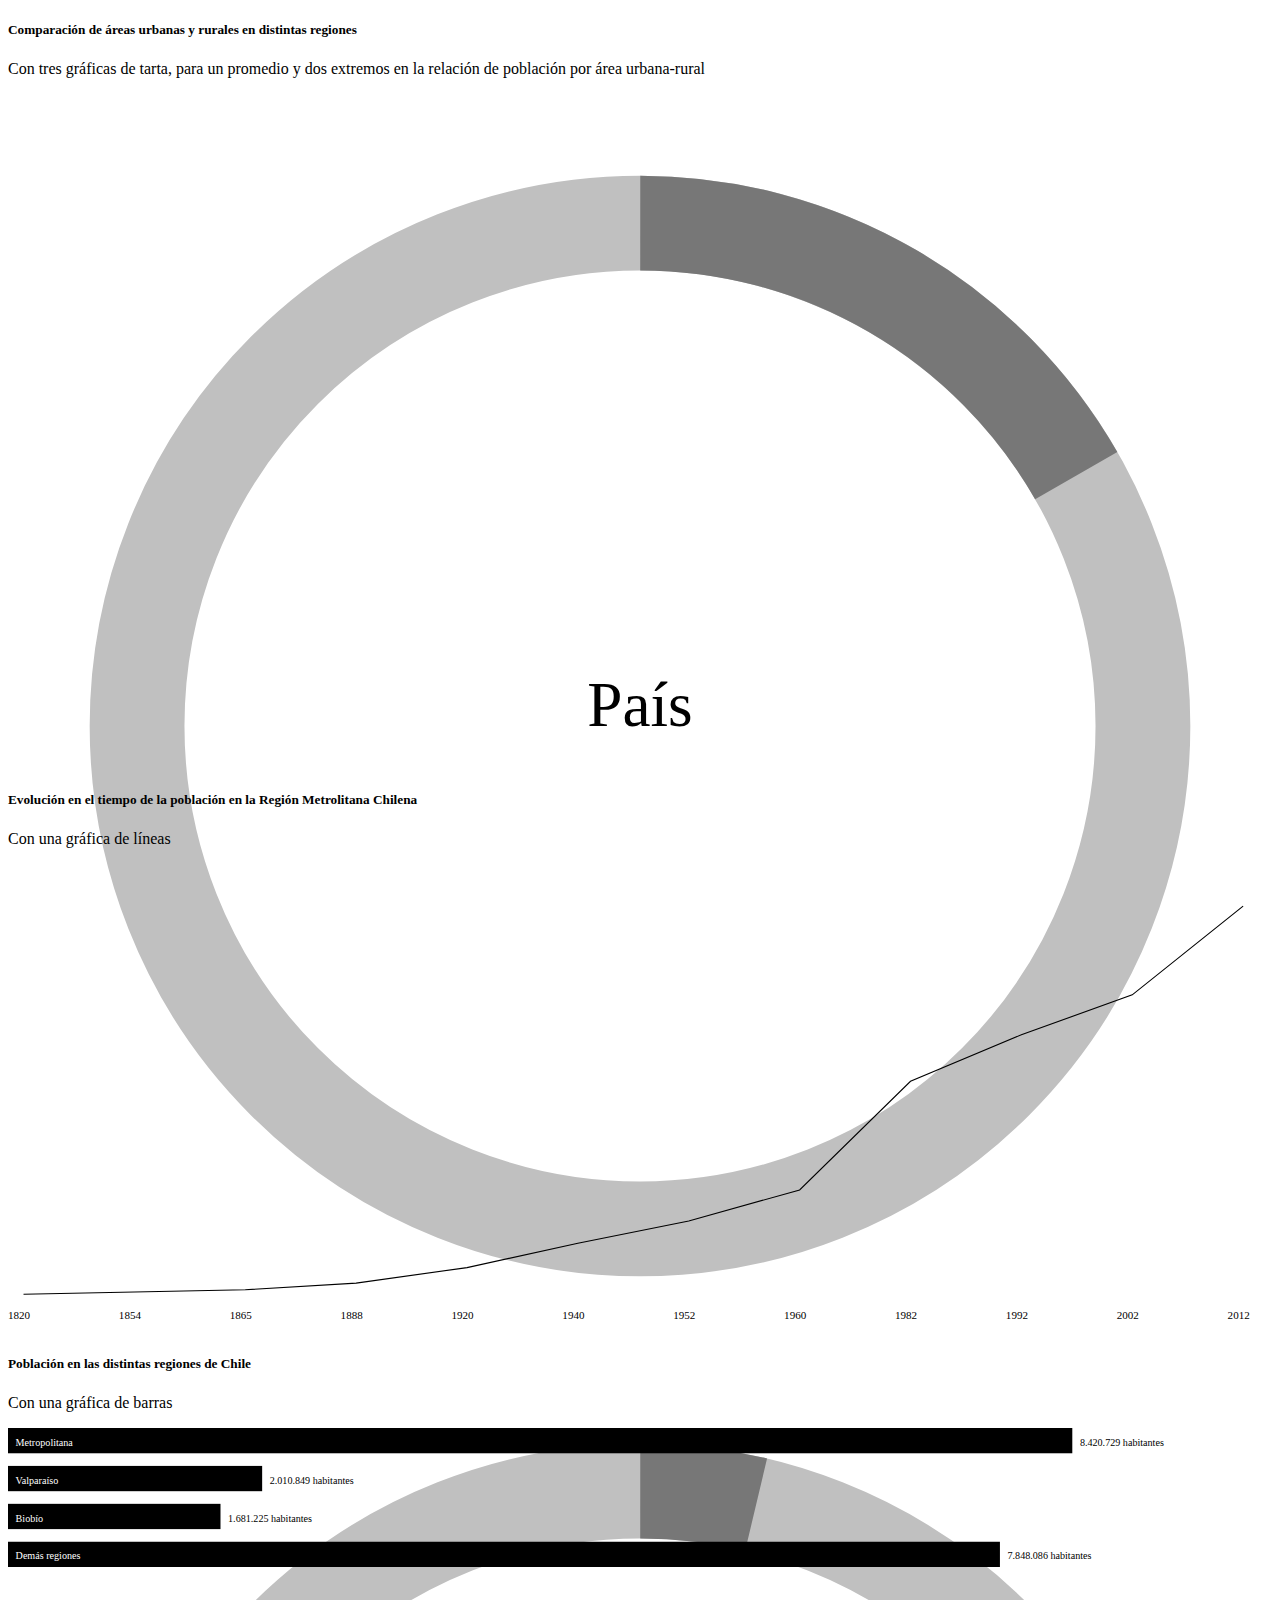
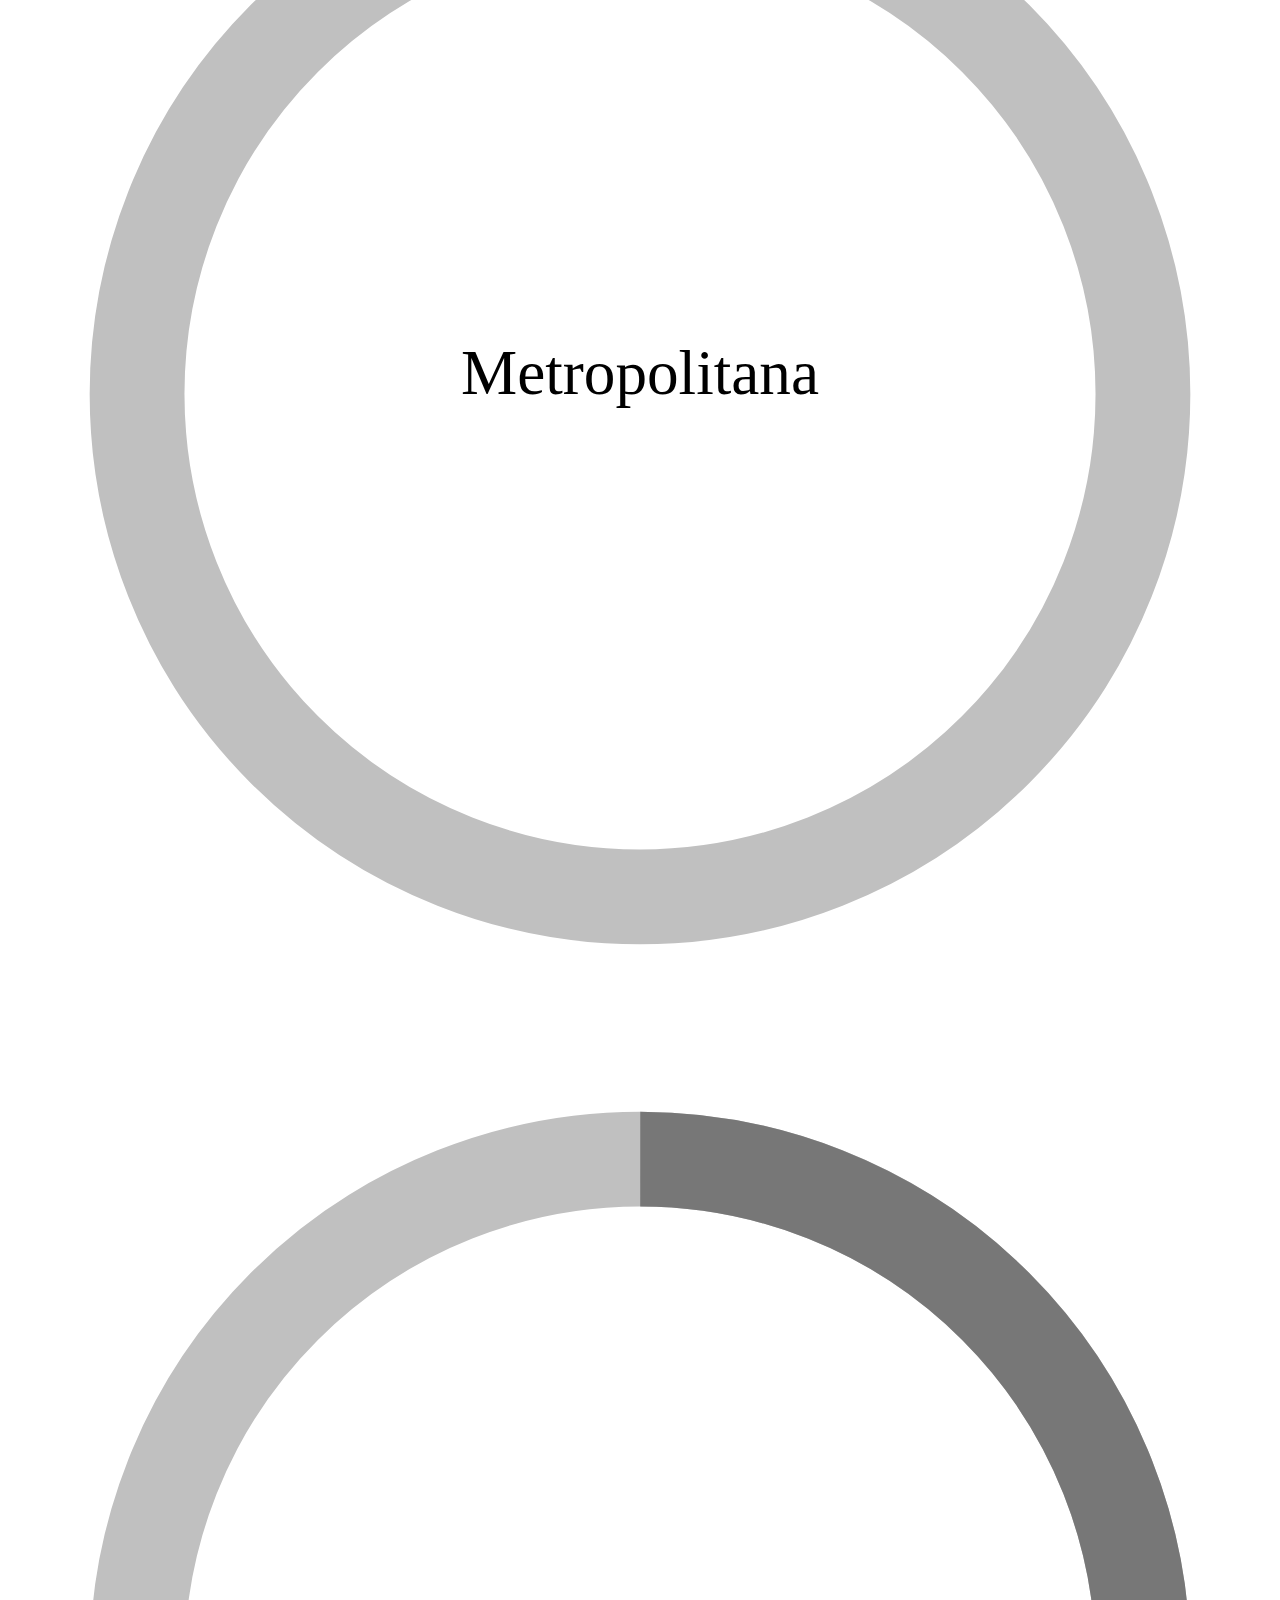
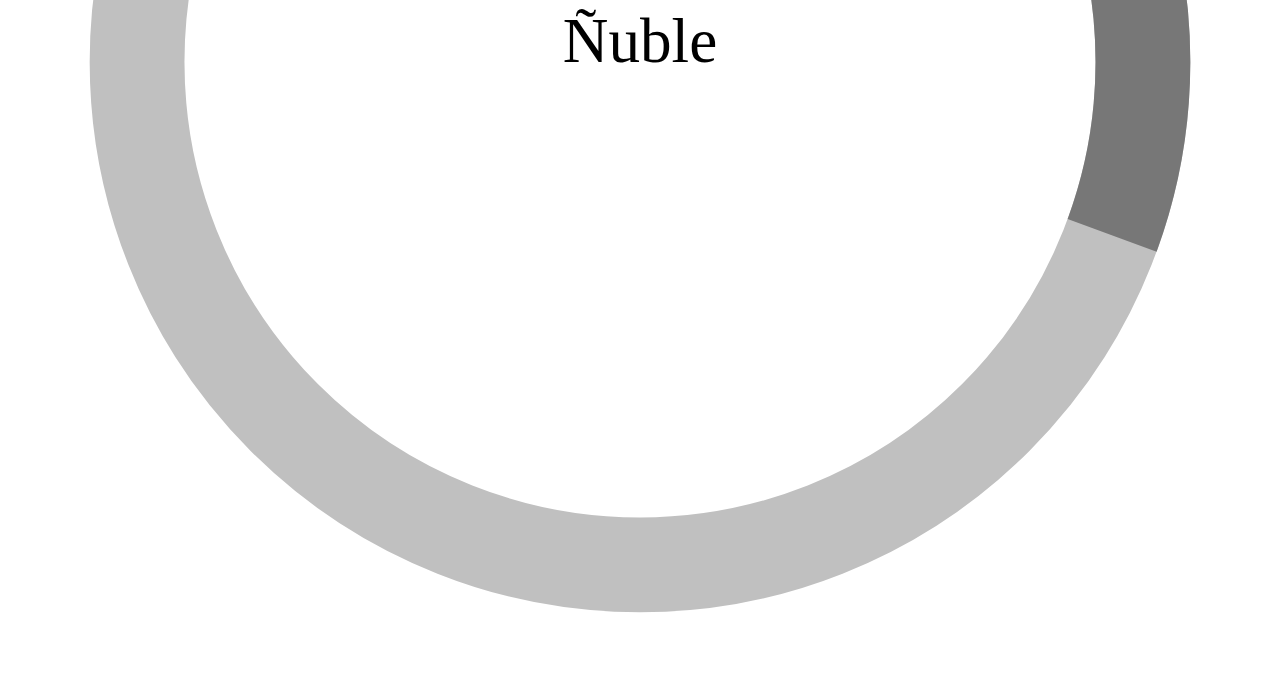
<file: clase-02/index.html>
<!DOCTYPE html>
<html lang="es">
    <head>
        <meta charset="utf-8" />
        <meta name="viewport" content="width=device-width, initial-scale=1" />
        <title>Control remoto, requisitos para estudiantes de intercambio, garganta, etc.</title>
        <link href="https://cdn.jsdelivr.net/npm/bootstrap@5.3.2/dist/css/bootstrap.min.css" rel="stylesheet" integrity="sha384-T3c6CoIi6uLrA9TneNEoa7RxnatzjcDSCmG1MXxSR1GAsXEV/Dwwykc2MPK8M2HN" crossorigin="anonymous" />
    </head>
    <body>
        <div class="container-fluid m-0 p-0">
            <div class="row">
                <div class="col-12 p-5 pb-1 text-center">
                    <h5>Comparación de áreas urbanas y rurales en distintas regiones</h5>
                    <p>Con tres gráficas de tarta, para un promedio y dos extremos en la relación de población por área urbana-rural</p>
                </div>
            </div>
            <div class="row g-0 bg-light" style="height: 75vh;" id="tartas"><!--aquí dentro va crean unas divisiones, cada división contiene un svg--></div>
            <div class="row">
                <div class="col-12 p-5 pb-1 text-center">
                    <h5>Evolución en el tiempo de la población en la Región Metrolitana Chilena</h5>
                    <p>Con una gráfica de líneas</p>
                </div>
                <div class="col-12 p-5 text-center bg-light">
                    <svg xmlns="http://www.w3.org/2000/svg" viewBox="0 0 570 210">
                        <g transform="translate(0,195) scale(1,-1)" id="lineas"><!--aquí dentro va la polyline--></g>
                        <g id="years"><!--aquí dentro van los textos con los años--></g>
                    </svg>
                </div>
                <div class="col-12 p-5 pb-1 text-center">
                    <h5>Población en las distintas regiones de Chile</h5>
                    <p>Con una gráfica de barras</p>
                </div>
                <div class="col-12 p-5 text-center bg-light">
                    <svg xmlns="http://www.w3.org/2000/svg" viewBox="0 0 500 55" id="barras"><!--aquí dentro van los grupos con rectangulo y textos--></svg>
                </div> 
            </div>
        </div>
        <script>
            // PRIMERA GRÁFICA
            // Datos en tarta fueron tomados de la síntesis de resultados censo 2017
            // Noten que cambie categorías y valores, para acercarme a algo más "perceptible"

            const tarta = [
                {region: "País", urbano: 83.3, rural: 16.7},
                { region: "Metropolitana", urbano: 96.3, rural: 3.7 },
                { region: "Ñuble", urbano: 69.4, rural: 30.6 },
            ];

            const graficaTarta = document.querySelector("#tartas");

            tarta.forEach((d) => {
                graficaTarta.innerHTML += `<div class="col h-100 d-flex align-items-center justify-content-center"><svg xmlns="http://www.w3.org/2000/svg" viewBox="0 0 40 40"><circle class="donut-hole" cx="20" cy="20" r="15.91549430918954" fill="#fff"></circle><circle class="donut-ring" cx="20" cy="20" r="15.91549430918954" fill="transparent" stroke="silver" stroke-width="3"></circle><circle class="donut-segment" cx="20" cy="20" r="15.91549430918954" fill="transparent" stroke="#777" stroke-width="3" stroke-dasharray="${d.rural} ${100 - d.rural}" stroke-dashoffset="25"></circle><text x="20" y="20" font-size="2" text-anchor="middle">${d.region}</text></svg></div>`;
            });

            //SEGUNDA GRÁFICA

            // Datos en lineal fueron tomados de https://es.wikipedia.org/wiki/Anexo:Crecimiento_poblacional_de_Santiago_de_Chile

            const lineal = {
                censos: [1820, 1854, 1865, 1888, 1920, 1940, 1952, 1960, 1982, 1992, 2002, 2012],
                censados: [46000, 69018, 115337, 256000, 507296, 952075, 1350409, 1907378, 3899619, 4729118, 5428590, 7057491],
            };

            const graficaLineas = document.querySelector("#lineas");

            let coordenadas = "";

            let momentos = ""

            // la manera de despliegue de las coordenadas del Eje Y nos exige un ajuste, que copiamos de https://stackoverflow.com/questions/39560206/change-0-0-from-svg


            lineal.censados.forEach((d, i) => {
                coordenadas += ((i*50)+7) + "," + Math.round(d*0.000025) + " ";
                momentos += `<text x="${i*50}" y="205" font-size="5">${lineal.censos[i]}</text> `;
    
            })

            console.log(coordenadas);

            console.log(momentos);

            graficaLineas.innerHTML += `<polyline points="${coordenadas}" fill="none" stroke="black" stroke-width="0.5"/>`;

            document.querySelector("#years").innerHTML += momentos;


            // TERCERA GRÁFICA 

            // Datos para las barras fueron tomados de https://es.wikipedia.org/wiki/Anexo:Regiones_de_Chile_por_poblaci%C3%B3n

            const barras = [
                    {region:"Metropolitana", numero:8420729},
                    {region:"Valparaíso", numero:2010849},
                    {region:"Biobío", numero:1681225},
                    {region:"Demás regiones", numero:7848086}
                ]

            const graficaBarras = document.querySelector("#barras");

            barras.forEach((d, i) => {
                graficaBarras.innerHTML += `<g transform="translate(0,${i*15})">
                    <rect x="0" y="0" width="${d.numero/20000}" height="10" />
                    <text x="3" y="7" fill="white" font-size="4">${d.region}</text>
                    <text x="${(d.numero/20000)+3}" y="7" font-size="4">${new Intl.NumberFormat("es-ES").format(d.numero)} habitantes</text>
                </g>`
            });
        </script>
    </body>
</html>
</file>
